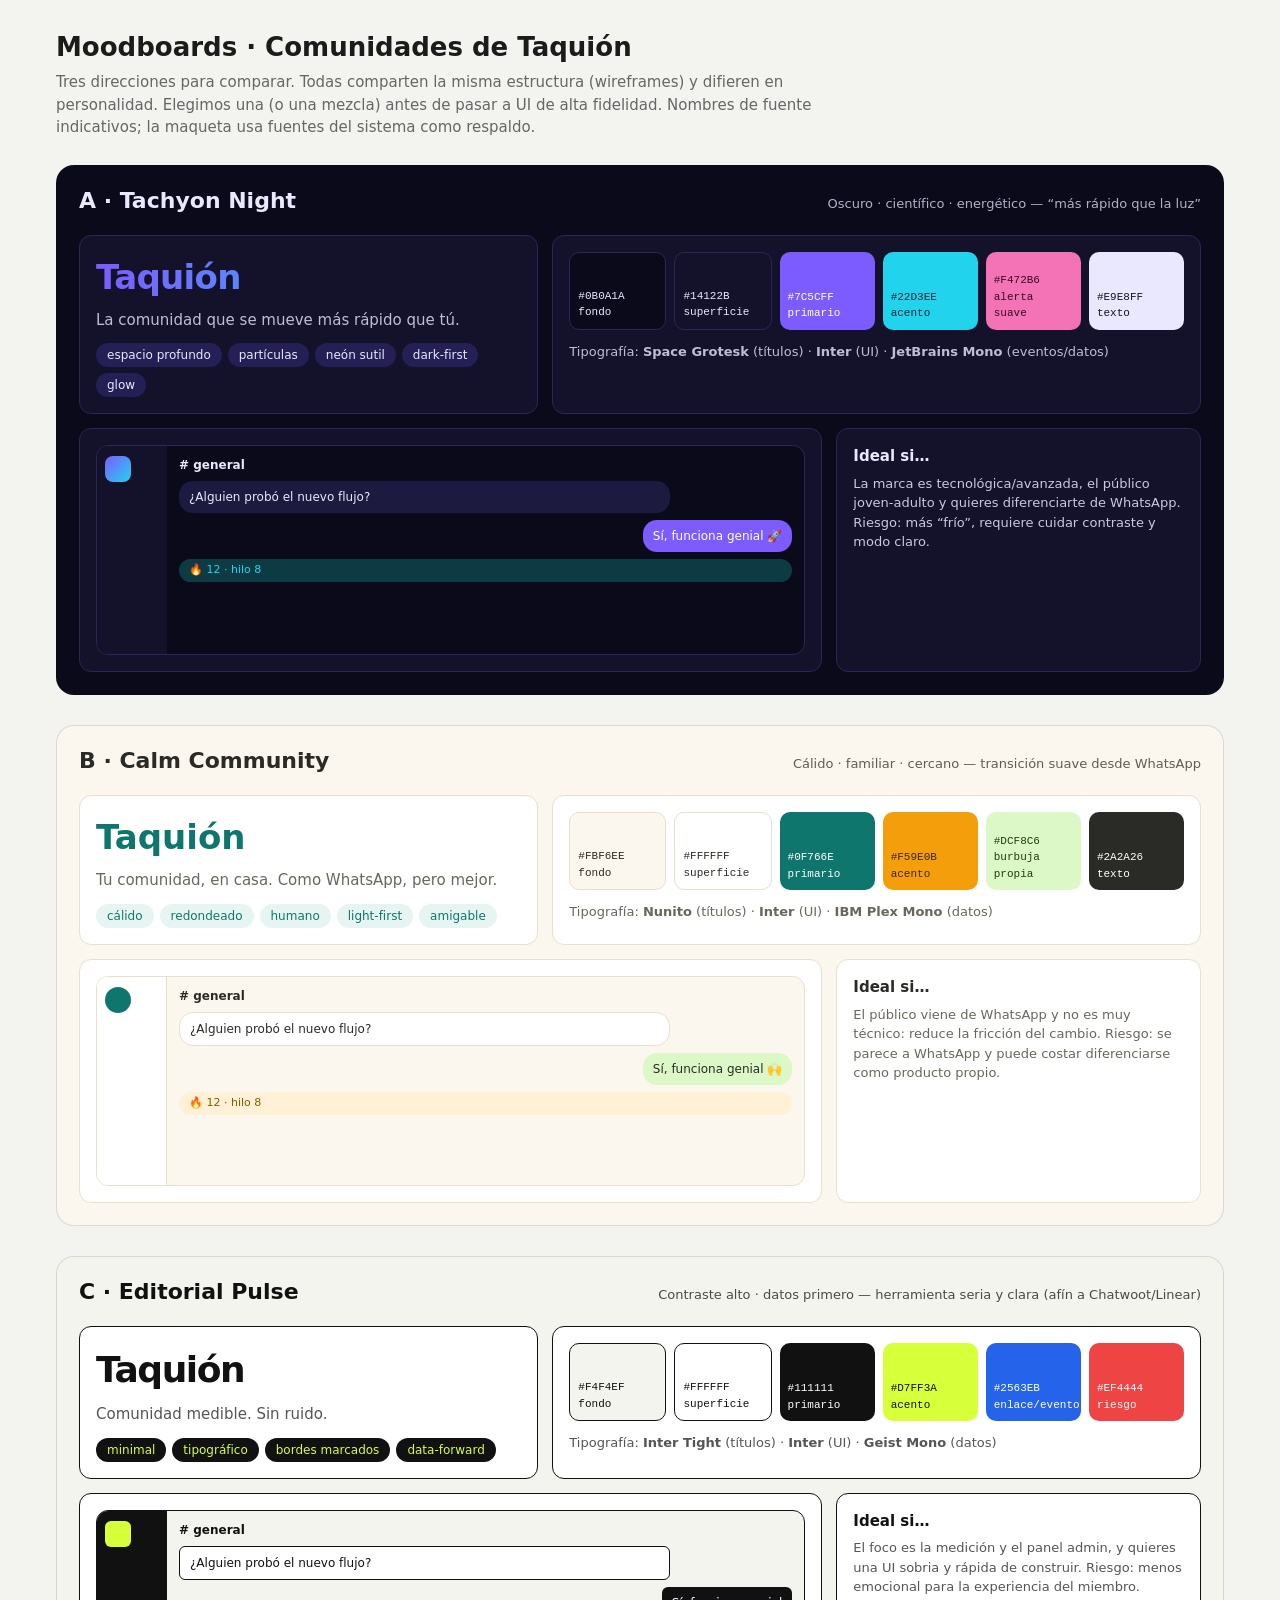
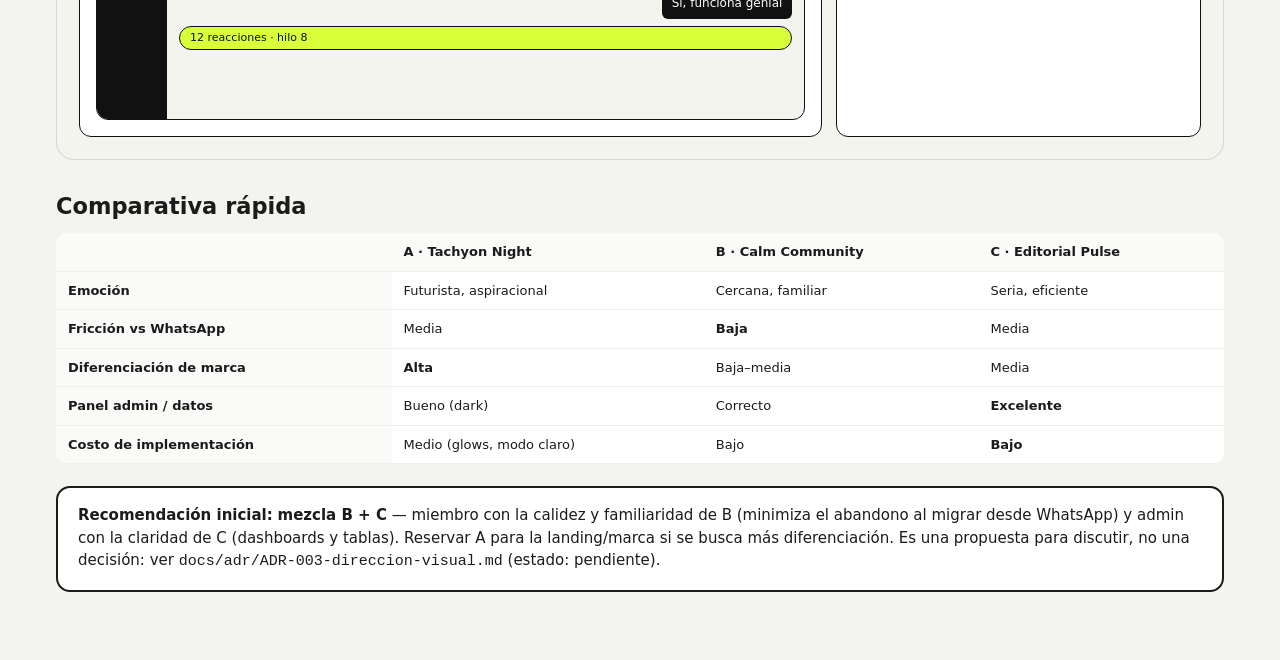
<file: taquion-comunidades/design/moodboards/index.html>
<!doctype html><html lang="es"><head><meta charset="utf-8"><meta name="viewport" content="width=device-width,initial-scale=1"><title>Moodboards · Comunidades de Taquión</title>
<style>
*{box-sizing:border-box}body{margin:0;font:15px/1.5 ui-sans-serif,system-ui,-apple-system,"Segoe UI",Roboto,sans-serif;background:#f3f3f0;color:#1b1b1b}
.wrap{max-width:1200px;margin:0 auto;padding:28px 16px 70px}
h1{margin:0 0 4px;font-size:26px}.lead{color:#666;margin:0 0 26px;max-width:760px}
.board{border-radius:18px;overflow:hidden;margin-bottom:30px;border:1px solid rgba(0,0,0,.12)}
.hd{display:flex;justify-content:space-between;gap:12px;flex-wrap:wrap;align-items:baseline;padding:18px 22px}
.hd h2{margin:0;font-size:22px}.hd span{font-size:13px;opacity:.75}
.grid{display:grid;grid-template-columns:repeat(12,1fr);gap:14px;padding:0 22px 22px}
.cell{border-radius:12px;padding:16px;min-height:150px}
.c4{grid-column:span 4}.c5{grid-column:span 5}.c3{grid-column:span 3}.c6{grid-column:span 6}.c7{grid-column:span 7}.c8{grid-column:span 8}.c12{grid-column:span 12}
@media(max-width:860px){.c3,.c4,.c5,.c6,.c7,.c8{grid-column:span 12}}
.sw{display:flex;gap:8px;flex-wrap:wrap}.sw div{flex:1;min-width:70px;height:78px;border-radius:10px;padding:8px;font-size:11px;display:flex;align-items:flex-end;font-family:ui-monospace,Menlo,monospace}
.kw{display:flex;gap:6px;flex-wrap:wrap}.kw span{border-radius:99px;padding:3px 11px;font-size:12px}
.mini{display:flex;border-radius:12px;overflow:hidden;height:210px;font-size:12px}
.mini .s{width:70px;padding:10px 8px}.mini .m{flex:1;padding:10px 12px;display:flex;flex-direction:column;gap:7px}
.b{border-radius:14px;padding:7px 10px;max-width:80%}
.pill{display:inline-block;border-radius:99px;padding:3px 10px;font-size:11px}
.cmp{width:100%;border-collapse:collapse;background:#fff;border-radius:12px;overflow:hidden;font-size:13px}.cmp th,.cmp td{padding:9px 12px;border-bottom:1px solid #eee;text-align:left;vertical-align:top}.cmp th{background:#fafaf8}
.rec{background:#fff;border:2px solid #1b1b1b;border-radius:14px;padding:16px 20px;margin-top:22px}
/* A: Tachyon Night */
.A{background:#0b0a1a;color:#e9e8ff}.A .cell{background:#14122b;border:1px solid #2a2655}
.A .display{font-family:"Space Grotesk",ui-sans-serif,system-ui;font-size:34px;font-weight:700;letter-spacing:-.02em;background:linear-gradient(90deg,#7c5cff,#22d3ee);-webkit-background-clip:text;background-clip:text;color:transparent}
/* B: Calm Community */
.B{background:#fbf6ee;color:#2a2a26}.B .cell{background:#fff;border:1px solid #eadfcc}
.B .display{font-family:"Nunito","Trebuchet MS",ui-sans-serif,system-ui;font-size:34px;font-weight:800;color:#0f766e}
/* C: Editorial Pulse */
.C{background:#f4f4ef;color:#111}.C .cell{background:#fff;border:1.5px solid #111}
.C .display{font-family:"Inter Tight",Inter,ui-sans-serif,system-ui;font-size:36px;font-weight:800;letter-spacing:-.04em}
</style></head><body><div class="wrap">
<h1>Moodboards · Comunidades de Taquión</h1>
<p class="lead">Tres direcciones para comparar. Todas comparten la misma estructura (wireframes) y difieren en personalidad. Elegimos una (o una mezcla) antes de pasar a UI de alta fidelidad. Nombres de fuente indicativos; la maqueta usa fuentes del sistema como respaldo.</p>

<!-- A -->
<section class="board A">
 <div class="hd"><h2>A · Tachyon Night</h2><span>Oscuro · científico · energético — “más rápido que la luz”</span></div>
 <div class="grid">
  <div class="cell c5"><div class="display">Taquión</div><p style="margin:6px 0 12px;opacity:.8">La comunidad que se mueve más rápido que tú.</p>
   <div class="kw"><span style="background:#241f55">espacio profundo</span><span style="background:#241f55">partículas</span><span style="background:#241f55">neón sutil</span><span style="background:#241f55">dark-first</span><span style="background:#241f55">glow</span></div></div>
  <div class="cell c7"><div class="sw">
   <div style="background:#0b0a1a;border:1px solid #2a2655">#0B0A1A<br>fondo</div><div style="background:#14122b;border:1px solid #2a2655">#14122B<br>superficie</div><div style="background:#7c5cff;color:#fff">#7C5CFF<br>primario</div><div style="background:#22d3ee;color:#062a33">#22D3EE<br>acento</div><div style="background:#f472b6;color:#3a0a24">#F472B6<br>alerta suave</div><div style="background:#e9e8ff;color:#14122b">#E9E8FF<br>texto</div></div>
   <p style="margin:12px 0 0;font-size:13px;opacity:.8">Tipografía: <b>Space Grotesk</b> (títulos) · <b>Inter</b> (UI) · <b>JetBrains Mono</b> (eventos/datos)</p></div>
  <div class="cell c8"><div class="mini" style="background:#0b0a1a;border:1px solid #2a2655"><div class="s" style="background:#14122b"><div style="width:26px;height:26px;border-radius:8px;background:linear-gradient(135deg,#7c5cff,#22d3ee)"></div></div><div class="m"><b># general</b><div class="b" style="background:#1d1a40">¿Alguien probó el nuevo flujo?</div><div class="b" style="background:#7c5cff;color:#fff;align-self:flex-end">Sí, funciona genial 🚀</div><span class="pill" style="background:#0e3a44;color:#22d3ee">🔥 12 · hilo 8</span></div></div></div>
  <div class="cell c4"><b>Ideal si…</b><p style="font-size:13px;opacity:.85;margin:6px 0 0">La marca es tecnológica/avanzada, el público joven-adulto y quieres diferenciarte de WhatsApp. Riesgo: más “frío”, requiere cuidar contraste y modo claro.</p></div>
 </div>
</section>

<!-- B -->
<section class="board B">
 <div class="hd"><h2>B · Calm Community</h2><span>Cálido · familiar · cercano — transición suave desde WhatsApp</span></div>
 <div class="grid">
  <div class="cell c5"><div class="display">Taquión</div><p style="margin:6px 0 12px;color:#6b665c">Tu comunidad, en casa. Como WhatsApp, pero mejor.</p>
   <div class="kw"><span style="background:#e7f5f2;color:#0f766e">cálido</span><span style="background:#e7f5f2;color:#0f766e">redondeado</span><span style="background:#e7f5f2;color:#0f766e">humano</span><span style="background:#e7f5f2;color:#0f766e">light-first</span><span style="background:#e7f5f2;color:#0f766e">amigable</span></div></div>
  <div class="cell c7"><div class="sw">
   <div style="background:#fbf6ee;border:1px solid #eadfcc">#FBF6EE<br>fondo</div><div style="background:#fff;border:1px solid #eadfcc">#FFFFFF<br>superficie</div><div style="background:#0f766e;color:#fff">#0F766E<br>primario</div><div style="background:#f59e0b;color:#3a2600">#F59E0B<br>acento</div><div style="background:#dcf8c6;color:#1f3d0e">#DCF8C6<br>burbuja propia</div><div style="background:#2a2a26;color:#fff">#2A2A26<br>texto</div></div>
   <p style="margin:12px 0 0;font-size:13px;color:#6b665c">Tipografía: <b>Nunito</b> (títulos) · <b>Inter</b> (UI) · <b>IBM Plex Mono</b> (datos)</p></div>
  <div class="cell c8"><div class="mini" style="background:#fbf6ee;border:1px solid #eadfcc"><div class="s" style="background:#fff;border-right:1px solid #eadfcc"><div style="width:26px;height:26px;border-radius:50%;background:#0f766e"></div></div><div class="m"><b># general</b><div class="b" style="background:#fff;border:1px solid #eadfcc">¿Alguien probó el nuevo flujo?</div><div class="b" style="background:#dcf8c6;align-self:flex-end">Sí, funciona genial 🙌</div><span class="pill" style="background:#fff1d6;color:#8a5a00">🔥 12 · hilo 8</span></div></div></div>
  <div class="cell c4"><b>Ideal si…</b><p style="font-size:13px;color:#6b665c;margin:6px 0 0">El público viene de WhatsApp y no es muy técnico: reduce la fricción del cambio. Riesgo: se parece a WhatsApp y puede costar diferenciarse como producto propio.</p></div>
 </div>
</section>

<!-- C -->
<section class="board C">
 <div class="hd"><h2>C · Editorial Pulse</h2><span>Contraste alto · datos primero — herramienta seria y clara (afín a Chatwoot/Linear)</span></div>
 <div class="grid">
  <div class="cell c5"><div class="display">Taquión</div><p style="margin:6px 0 12px;color:#555">Comunidad medible. Sin ruido.</p>
   <div class="kw"><span style="background:#111;color:#d7ff3a">minimal</span><span style="background:#111;color:#d7ff3a">tipográfico</span><span style="background:#111;color:#d7ff3a">bordes marcados</span><span style="background:#111;color:#d7ff3a">data-forward</span></div></div>
  <div class="cell c7"><div class="sw">
   <div style="background:#f4f4ef;border:1.5px solid #111">#F4F4EF<br>fondo</div><div style="background:#fff;border:1.5px solid #111">#FFFFFF<br>superficie</div><div style="background:#111;color:#fff">#111111<br>primario</div><div style="background:#d7ff3a;color:#111">#D7FF3A<br>acento</div><div style="background:#2563eb;color:#fff">#2563EB<br>enlace/evento</div><div style="background:#ef4444;color:#fff">#EF4444<br>riesgo</div></div>
   <p style="margin:12px 0 0;font-size:13px;color:#555">Tipografía: <b>Inter Tight</b> (títulos) · <b>Inter</b> (UI) · <b>Geist Mono</b> (datos)</p></div>
  <div class="cell c8"><div class="mini" style="background:#f4f4ef;border:1.5px solid #111"><div class="s" style="background:#111"><div style="width:26px;height:26px;border-radius:6px;background:#d7ff3a"></div></div><div class="m"><b># general</b><div class="b" style="background:#fff;border:1.5px solid #111;border-radius:6px">¿Alguien probó el nuevo flujo?</div><div class="b" style="background:#111;color:#fff;align-self:flex-end;border-radius:6px">Sí, funciona genial</div><span class="pill" style="background:#d7ff3a;color:#111;border:1.5px solid #111">12 reacciones · hilo 8</span></div></div></div>
  <div class="cell c4"><b>Ideal si…</b><p style="font-size:13px;color:#555;margin:6px 0 0">El foco es la medición y el panel admin, y quieres una UI sobria y rápida de construir. Riesgo: menos emocional para la experiencia del miembro.</p></div>
 </div>
</section>

<h2 style="margin:30px 0 10px">Comparativa rápida</h2>
<table class="cmp"><tr><th></th><th>A · Tachyon Night</th><th>B · Calm Community</th><th>C · Editorial Pulse</th></tr>
<tr><th>Emoción</th><td>Futurista, aspiracional</td><td>Cercana, familiar</td><td>Seria, eficiente</td></tr>
<tr><th>Fricción vs WhatsApp</th><td>Media</td><td><b>Baja</b></td><td>Media</td></tr>
<tr><th>Diferenciación de marca</th><td><b>Alta</b></td><td>Baja–media</td><td>Media</td></tr>
<tr><th>Panel admin / datos</th><td>Bueno (dark)</td><td>Correcto</td><td><b>Excelente</b></td></tr>
<tr><th>Costo de implementación</th><td>Medio (glows, modo claro)</td><td>Bajo</td><td><b>Bajo</b></td></tr></table>

<div class="rec"><b>Recomendación inicial:</b> <b>mezcla B + C</b> — miembro con la calidez y familiaridad de B (minimiza el abandono al migrar desde WhatsApp) y admin con la claridad de C (dashboards y tablas). Reservar A para la landing/marca si se busca más diferenciación. Es una propuesta para discutir, no una decisión: ver <code>docs/adr/ADR-003-direccion-visual.md</code> (estado: pendiente).</div>
</div></body></html>
</file>
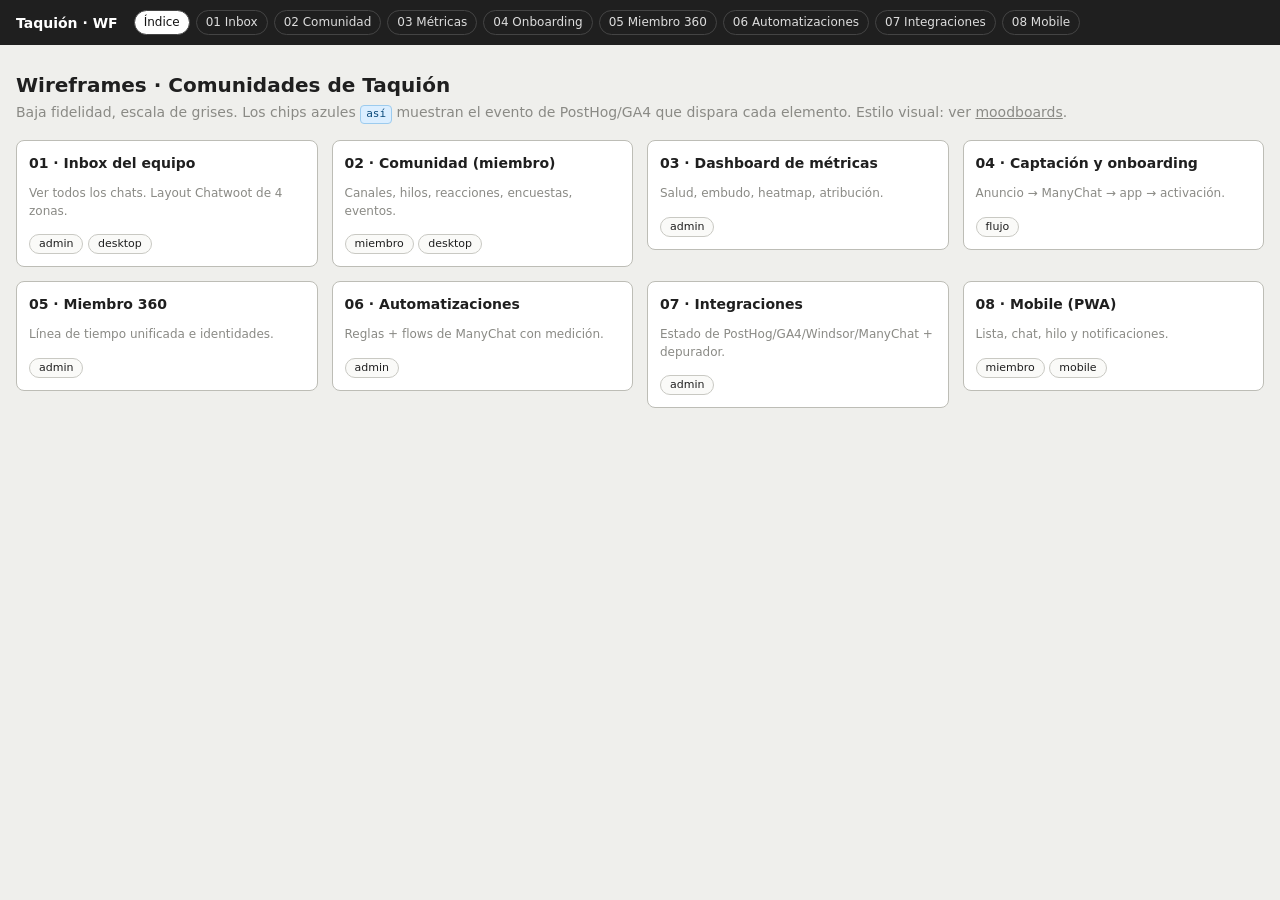
<file: taquion-comunidades/design/wireframes/index.html>
<!doctype html><html lang="es"><head><meta charset="utf-8"><meta name="viewport" content="width=device-width,initial-scale=1"><title>Wireframes · Comunidades de Taquión</title><link rel="stylesheet" href="wf.css"></head><body>
<nav class="top"><b>Taquión · WF</b><a class="on" href="index.html">Índice</a><a href="01-inbox.html">01 Inbox</a><a href="02-comunidad.html">02 Comunidad</a><a href="03-metricas.html">03 Métricas</a><a href="04-onboarding.html">04 Onboarding</a><a href="05-miembro.html">05 Miembro 360</a><a href="06-automatizaciones.html">06 Automatizaciones</a><a href="07-integraciones.html">07 Integraciones</a><a href="08-mobile.html">08 Mobile</a></nav>
<div class="wrap">
<h1>Wireframes · Comunidades de Taquión</h1>
<p class="sub">Baja fidelidad, escala de grises. Los chips azules <span class="evt">así</span> muestran el evento de PostHog/GA4 que dispara cada elemento. Estilo visual: ver <a href="../moodboards/index.html">moodboards</a>.</p>
<div class="index-grid">
 <a href="01-inbox.html"><div class="card"><b>01 · Inbox del equipo</b><p class="sm mute">Ver todos los chats. Layout Chatwoot de 4 zonas.</p><span class="chip">admin</span> <span class="chip">desktop</span></div></a>
 <a href="02-comunidad.html"><div class="card"><b>02 · Comunidad (miembro)</b><p class="sm mute">Canales, hilos, reacciones, encuestas, eventos.</p><span class="chip">miembro</span> <span class="chip">desktop</span></div></a>
 <a href="03-metricas.html"><div class="card"><b>03 · Dashboard de métricas</b><p class="sm mute">Salud, embudo, heatmap, atribución.</p><span class="chip">admin</span></div></a>
 <a href="04-onboarding.html"><div class="card"><b>04 · Captación y onboarding</b><p class="sm mute">Anuncio → ManyChat → app → activación.</p><span class="chip">flujo</span></div></a>
 <a href="05-miembro.html"><div class="card"><b>05 · Miembro 360</b><p class="sm mute">Línea de tiempo unificada e identidades.</p><span class="chip">admin</span></div></a>
 <a href="06-automatizaciones.html"><div class="card"><b>06 · Automatizaciones</b><p class="sm mute">Reglas + flows de ManyChat con medición.</p><span class="chip">admin</span></div></a>
 <a href="07-integraciones.html"><div class="card"><b>07 · Integraciones</b><p class="sm mute">Estado de PostHog/GA4/Windsor/ManyChat + depurador.</p><span class="chip">admin</span></div></a>
 <a href="08-mobile.html"><div class="card"><b>08 · Mobile (PWA)</b><p class="sm mute">Lista, chat, hilo y notificaciones.</p><span class="chip">miembro</span> <span class="chip">mobile</span></div></a>
</div>
</div></body></html>
</file>
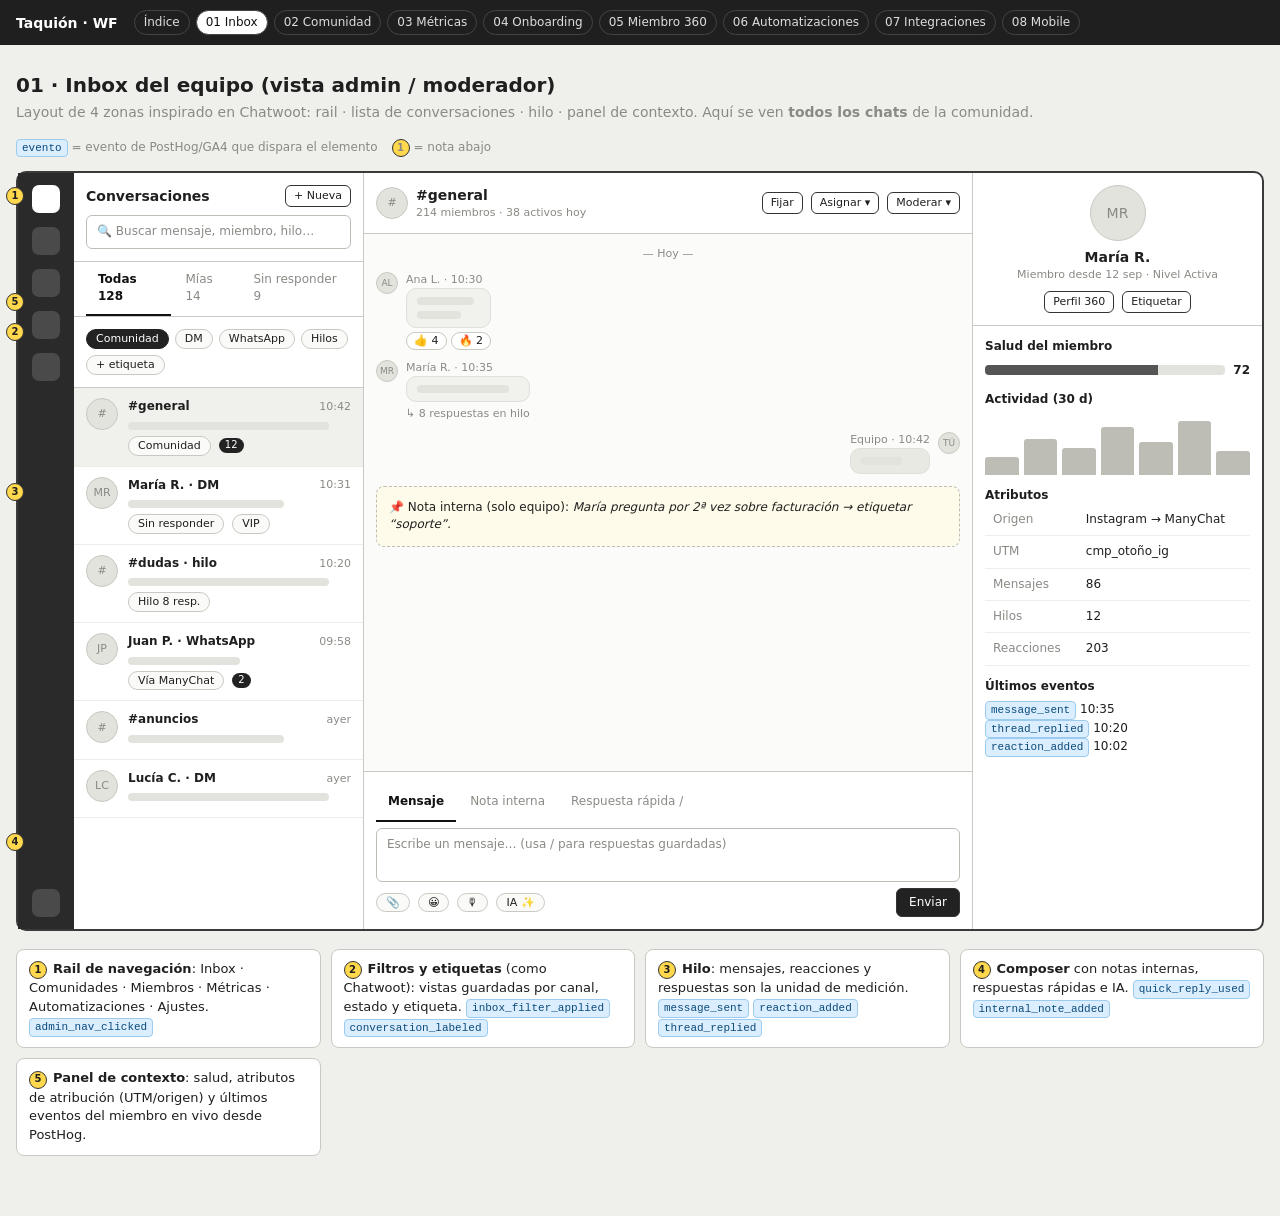
<file: taquion-comunidades/design/wireframes/01-inbox.html>
<!doctype html><html lang="es"><head><meta charset="utf-8"><meta name="viewport" content="width=device-width,initial-scale=1"><title>WF 01 · Inbox (referencia Chatwoot)</title><link rel="stylesheet" href="wf.css"></head><body>
<nav class="top"><b>Taquión · WF</b><a href="index.html">Índice</a><a class="on" href="01-inbox.html">01 Inbox</a><a href="02-comunidad.html">02 Comunidad</a><a href="03-metricas.html">03 Métricas</a><a href="04-onboarding.html">04 Onboarding</a><a href="05-miembro.html">05 Miembro 360</a><a href="06-automatizaciones.html">06 Automatizaciones</a><a href="07-integraciones.html">07 Integraciones</a><a href="08-mobile.html">08 Mobile</a></nav>
<div class="wrap">
<h1>01 · Inbox del equipo (vista admin / moderador)</h1>
<p class="sub">Layout de 4 zonas inspirado en Chatwoot: rail · lista de conversaciones · hilo · panel de contexto. Aquí se ven <b>todos los chats</b> de la comunidad.</p>
<div class="legend"><span><span class="evt">evento</span> = evento de PostHog/GA4 que dispara el elemento</span><span><span class="pin" style="position:static;display:inline-grid">1</span> = nota abajo</span></div>

<div class="frame tall rel">
  <div class="rail"><i class="on"></i><i></i><i></i><i></i><i></i><div class="grow"></div><i></i></div>

  <div class="col bd-r" style="width:290px">
    <div class="pad bd-b"><div class="row between"><span class="b">Conversaciones</span><span class="btn sm">+ Nueva</span></div>
      <div class="input" style="margin-top:8px">🔍 Buscar mensaje, miembro, hilo…</div></div>
    <div class="tabs"><span class="on">Todas 128</span><span>Mías 14</span><span>Sin responder 9</span></div>
    <div class="row pad bd-b" style="gap:6px;flex-wrap:wrap"><span class="chip on">Comunidad</span><span class="chip">DM</span><span class="chip">WhatsApp</span><span class="chip">Hilos</span><span class="chip">+ etiqueta</span></div>
    <div class="scroll grow">
      <div class="list-item on"><div class="av">#</div><div class="grow"><div class="row between"><span class="b sm">#general</span><span class="xs mute">10:42</span></div><div class="line w90" style="margin:6px 0"></div><div class="row"><span class="chip">Comunidad</span><span class="badge">12</span></div></div></div>
      <div class="list-item"><div class="av">MR</div><div class="grow"><div class="row between"><span class="b sm">María R. · DM</span><span class="xs mute">10:31</span></div><div class="line w70" style="margin:6px 0"></div><div class="row"><span class="chip">Sin responder</span><span class="chip">VIP</span></div></div></div>
      <div class="list-item"><div class="av">#</div><div class="grow"><div class="row between"><span class="b sm">#dudas · hilo</span><span class="xs mute">10:20</span></div><div class="line w90" style="margin:6px 0"></div><div class="row"><span class="chip">Hilo 8 resp.</span></div></div></div>
      <div class="list-item"><div class="av">JP</div><div class="grow"><div class="row between"><span class="b sm">Juan P. · WhatsApp</span><span class="xs mute">09:58</span></div><div class="line w50" style="margin:6px 0"></div><div class="row"><span class="chip">Vía ManyChat</span><span class="badge">2</span></div></div></div>
      <div class="list-item"><div class="av">#</div><div class="grow"><div class="row between"><span class="b sm">#anuncios</span><span class="xs mute">ayer</span></div><div class="line w70" style="margin:6px 0"></div></div></div>
      <div class="list-item"><div class="av">LC</div><div class="grow"><div class="row between"><span class="b sm">Lucía C. · DM</span><span class="xs mute">ayer</span></div><div class="line w90" style="margin:6px 0"></div></div></div>
    </div>
  </div>

  <div class="col grow">
    <div class="pad bd-b row between"><div class="row"><div class="av">#</div><div><div class="b">#general</div><div class="xs mute">214 miembros · 38 activos hoy</div></div></div>
      <div class="row"><span class="btn sm">Fijar</span><span class="btn sm">Asignar ▾</span><span class="btn sm">Moderar ▾</span></div></div>
    <div class="scroll grow pad" style="background:#fbfbf9">
      <div class="xs mute" style="text-align:center">— Hoy —</div>
      <div class="msg"><div class="av s">AL</div><div><div class="xs mute">Ana L. · 10:30</div><div class="bubble"><div class="line w90"></div><div class="line w70" style="margin-top:6px"></div></div><div class="react"><span>👍 4</span><span>🔥 2</span></div></div></div>
      <div class="msg"><div class="av s">MR</div><div><div class="xs mute">María R. · 10:35</div><div class="bubble"><div class="line w90"></div></div><div class="xs mute" style="margin-top:4px">↳ 8 respuestas en hilo</div></div></div>
      <div class="msg me"><div class="av s">TÚ</div><div><div class="xs mute" style="text-align:right">Equipo · 10:42</div><div class="bubble"><div class="line w70"></div></div></div></div>
      <div class="card dash sm" style="margin:12px 0;background:#fffbea">📌 Nota interna (solo equipo): <i>María pregunta por 2ª vez sobre facturación → etiquetar “soporte”.</i></div>
    </div>
    <div class="bd-t pad"><div class="tabs" style="padding:0;border:0"><span class="on">Mensaje</span><span>Nota interna</span><span>Respuesta rápida /</span></div>
      <div class="input" style="min-height:54px;margin:6px 0">Escribe un mensaje… (usa / para respuestas guardadas)</div>
      <div class="row between"><div class="row"><span class="chip">📎</span><span class="chip">😀</span><span class="chip">🎙</span><span class="chip">IA ✨</span></div><span class="btn pri">Enviar</span></div></div>
  </div>

  <div class="col bd-l hide-sm" style="width:290px">
    <div class="pad bd-b" style="text-align:center"><div class="av l" style="margin:0 auto">MR</div><div class="b" style="margin-top:6px">María R.</div><div class="xs mute">Miembro desde 12 sep · Nivel Activa</div><div class="row" style="justify-content:center;margin-top:8px"><span class="btn sm">Perfil 360</span><span class="btn sm">Etiquetar</span></div></div>
    <div class="scroll grow pad">
      <div class="b sm">Salud del miembro</div>
      <div class="row" style="margin:6px 0 12px"><div class="line grow" style="height:10px;background:linear-gradient(90deg,#555 72%,#e3e3de 72%)"></div><span class="b sm">72</span></div>
      <div class="b sm">Actividad (30 d)</div>
      <div class="bars" style="height:60px;margin:6px 0 12px"><i style="height:30%"></i><i style="height:60%"></i><i style="height:45%"></i><i style="height:80%"></i><i style="height:55%"></i><i style="height:90%"></i><i style="height:40%"></i></div>
      <div class="b sm">Atributos</div>
      <table class="t"><tr><td class="mute">Origen</td><td>Instagram → ManyChat</td></tr><tr><td class="mute">UTM</td><td>cmp_otoño_ig</td></tr><tr><td class="mute">Mensajes</td><td>86</td></tr><tr><td class="mute">Hilos</td><td>12</td></tr><tr><td class="mute">Reacciones</td><td>203</td></tr></table>
      <div class="b sm" style="margin-top:12px">Últimos eventos</div>
      <div class="sm" style="margin-top:6px"><span class="evt">message_sent</span> 10:35<br><span class="evt">thread_replied</span> 10:20<br><span class="evt">reaction_added</span> 10:02</div>
    </div>
  </div>

  <span class="pin" style="left:-12px;top:14px">1</span><span class="pin" style="left:-12px;top:150px">2</span><span class="pin" style="left:-12px;top:310px">3</span><span class="pin" style="left:-12px;top:660px">4</span><span class="pin" style="left:-12px;top:120px">5</span>
</div>

<div class="notes">
 <div class="note"><span class="n">1</span><b>Rail de navegación</b>: Inbox · Comunidades · Miembros · Métricas · Automatizaciones · Ajustes. <span class="evt">admin_nav_clicked</span></div>
 <div class="note"><span class="n">2</span><b>Filtros y etiquetas</b> (como Chatwoot): vistas guardadas por canal, estado y etiqueta. <span class="evt">inbox_filter_applied</span> <span class="evt">conversation_labeled</span></div>
 <div class="note"><span class="n">3</span><b>Hilo</b>: mensajes, reacciones y respuestas son la unidad de medición. <span class="evt">message_sent</span> <span class="evt">reaction_added</span> <span class="evt">thread_replied</span></div>
 <div class="note"><span class="n">4</span><b>Composer</b> con notas internas, respuestas rápidas e IA. <span class="evt">quick_reply_used</span> <span class="evt">internal_note_added</span></div>
 <div class="note"><span class="n">5</span><b>Panel de contexto</b>: salud, atributos de atribución (UTM/origen) y últimos eventos del miembro en vivo desde PostHog.</div>
</div>
</div></body></html>
</file>
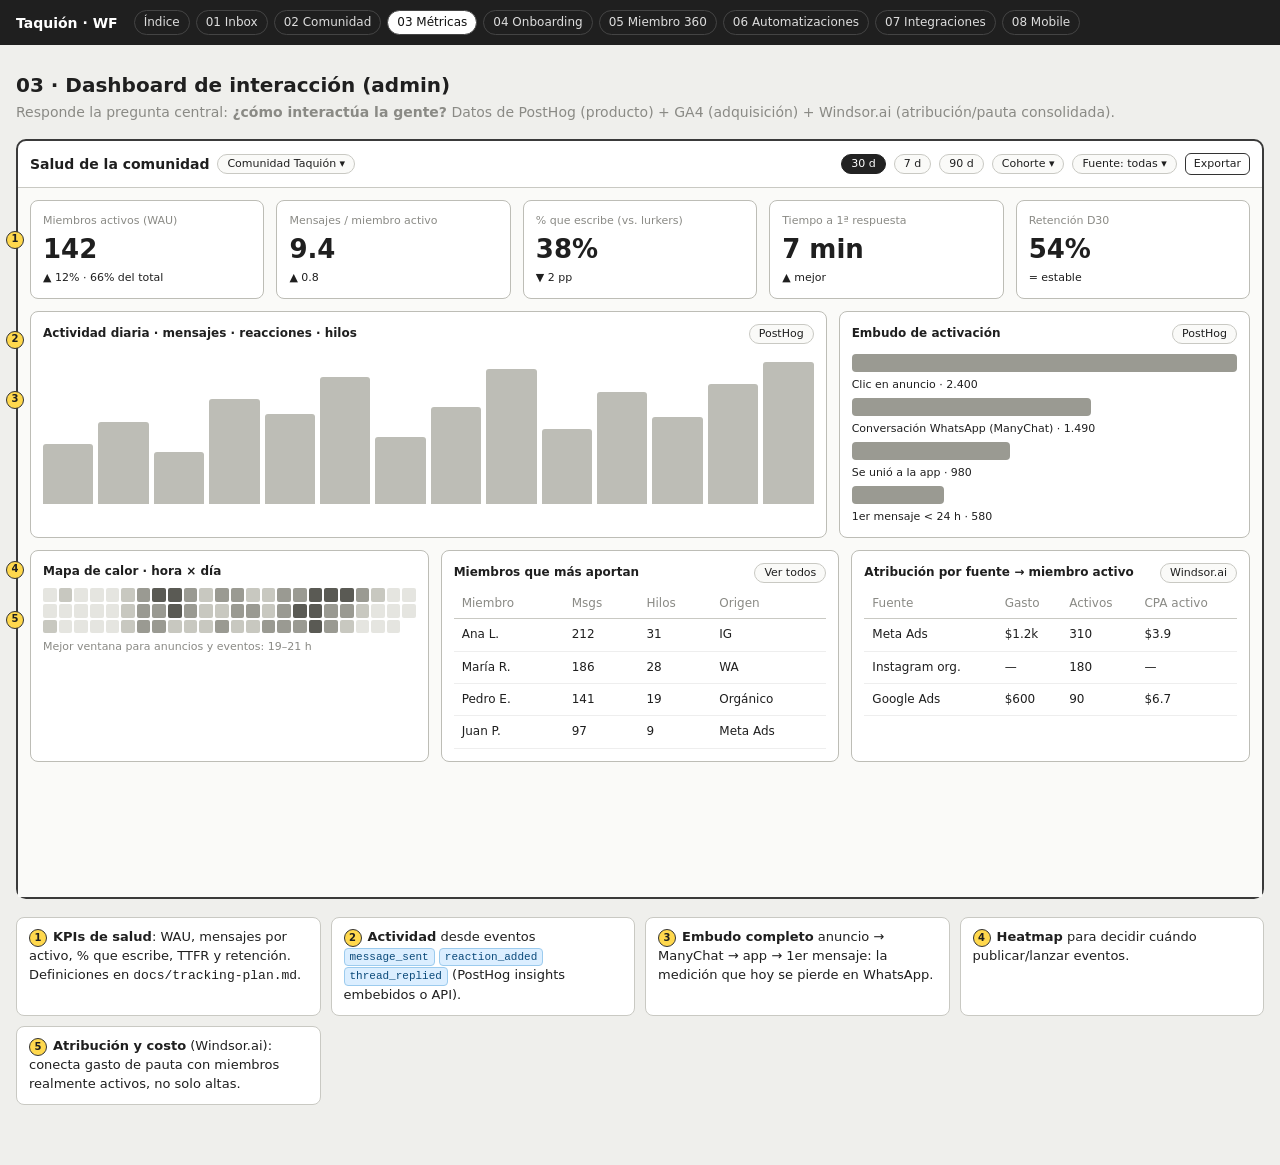
<file: taquion-comunidades/design/wireframes/03-metricas.html>
<!doctype html><html lang="es"><head><meta charset="utf-8"><meta name="viewport" content="width=device-width,initial-scale=1"><title>WF 03 · Dashboard de métricas</title><link rel="stylesheet" href="wf.css"></head><body>
<nav class="top"><b>Taquión · WF</b><a href="index.html">Índice</a><a href="01-inbox.html">01 Inbox</a><a href="02-comunidad.html">02 Comunidad</a><a class="on" href="03-metricas.html">03 Métricas</a><a href="04-onboarding.html">04 Onboarding</a><a href="05-miembro.html">05 Miembro 360</a><a href="06-automatizaciones.html">06 Automatizaciones</a><a href="07-integraciones.html">07 Integraciones</a><a href="08-mobile.html">08 Mobile</a></nav>
<div class="wrap">
<h1>03 · Dashboard de interacción (admin)</h1>
<p class="sub">Responde la pregunta central: <b>¿cómo interactúa la gente?</b> Datos de PostHog (producto) + GA4 (adquisición) + Windsor.ai (atribución/pauta consolidada).</p>
<div class="frame tall rel" style="flex-direction:column">
  <div class="pad bd-b row between"><div class="row"><span class="b">Salud de la comunidad</span><span class="chip">Comunidad Taquión ▾</span></div>
    <div class="row"><span class="chip on">30 d</span><span class="chip">7 d</span><span class="chip">90 d</span><span class="chip">Cohorte ▾</span><span class="chip">Fuente: todas ▾</span><span class="btn sm">Exportar</span></div></div>
  <div class="scroll grow pad" style="background:#fafaf8">
    <div class="row gap" style="flex-wrap:wrap;align-items:stretch">
      <div class="card kpi"><div class="xs mute">Miembros activos (WAU)</div><div class="n">142</div><div class="xs">▲ 12% · 66% del total</div></div>
      <div class="card kpi"><div class="xs mute">Mensajes / miembro activo</div><div class="n">9.4</div><div class="xs">▲ 0.8</div></div>
      <div class="card kpi"><div class="xs mute">% que escribe (vs. lurkers)</div><div class="n">38%</div><div class="xs">▼ 2 pp</div></div>
      <div class="card kpi"><div class="xs mute">Tiempo a 1ª respuesta</div><div class="n">7 min</div><div class="xs">▲ mejor</div></div>
      <div class="card kpi"><div class="xs mute">Retención D30</div><div class="n">54%</div><div class="xs">= estable</div></div>
    </div>
    <div class="row gap" style="margin-top:12px;align-items:stretch;flex-wrap:wrap">
      <div class="card grow" style="flex:2;min-width:340px"><div class="row between"><span class="b sm">Actividad diaria · mensajes · reacciones · hilos</span><span class="chip">PostHog</span></div>
        <div class="bars" style="margin-top:10px;height:150px"><i style="height:40%"></i><i style="height:55%"></i><i style="height:35%"></i><i style="height:70%"></i><i style="height:60%"></i><i style="height:85%"></i><i style="height:45%"></i><i style="height:65%"></i><i style="height:90%"></i><i style="height:50%"></i><i style="height:75%"></i><i style="height:58%"></i><i style="height:80%"></i><i style="height:95%"></i></div></div>
      <div class="card grow" style="flex:1;min-width:280px"><div class="row between"><span class="b sm">Embudo de activación</span><span class="chip">PostHog</span></div>
        <div style="margin-top:10px">
          <div class="row sm" style="margin:5px 0"><div class="line" style="width:100%;height:18px;background:#9a9a92"></div></div><div class="xs">Clic en anuncio · 2.400</div>
          <div class="row sm" style="margin:5px 0"><div class="line" style="width:62%;height:18px;background:#9a9a92"></div></div><div class="xs">Conversación WhatsApp (ManyChat) · 1.490</div>
          <div class="row sm" style="margin:5px 0"><div class="line" style="width:41%;height:18px;background:#9a9a92"></div></div><div class="xs">Se unió a la app · 980</div>
          <div class="row sm" style="margin:5px 0"><div class="line" style="width:24%;height:18px;background:#9a9a92"></div></div><div class="xs">1er mensaje &lt; 24 h · 580</div>
        </div></div>
    </div>
    <div class="row gap" style="margin-top:12px;align-items:stretch;flex-wrap:wrap">
      <div class="card grow" style="flex:1;min-width:320px"><div class="b sm">Mapa de calor · hora × día</div>
        <div class="heat" style="margin-top:8px">
          <i></i><i class="a"></i><i></i><i></i><i></i><i class="a"></i><i class="b"></i><i class="c"></i><i class="c"></i><i class="b"></i><i class="a"></i><i class="b"></i><i class="b"></i><i class="a"></i><i class="a"></i><i class="b"></i><i class="b"></i><i class="c"></i><i class="c"></i><i class="c"></i><i class="b"></i><i class="a"></i><i></i><i></i>
          <i></i><i></i><i></i><i></i><i></i><i class="a"></i><i class="b"></i><i class="b"></i><i class="c"></i><i class="b"></i><i class="a"></i><i class="a"></i><i class="b"></i><i class="b"></i><i class="a"></i><i class="b"></i><i class="c"></i><i class="c"></i><i class="b"></i><i class="b"></i><i class="a"></i><i></i><i></i>
          <i></i><i class="a"></i><i></i><i></i><i></i><i></i><i class="a"></i><i class="b"></i><i class="b"></i><i class="a"></i><i class="a"></i><i class="a"></i><i class="b"></i><i class="a"></i><i class="a"></i><i class="b"></i><i class="b"></i><i class="b"></i><i class="c"></i><i class="b"></i><i class="a"></i><i></i><i></i><i></i>
        </div><div class="xs mute" style="margin-top:6px">Mejor ventana para anuncios y eventos: 19–21 h</div></div>
      <div class="card grow" style="flex:1;min-width:320px"><div class="row between"><span class="b sm">Miembros que más aportan</span><span class="chip">Ver todos</span></div>
        <table class="t" style="margin-top:6px"><tr><th>Miembro</th><th>Msgs</th><th>Hilos</th><th>Origen</th></tr>
          <tr><td>Ana L.</td><td>212</td><td>31</td><td>IG</td></tr><tr><td>María R.</td><td>186</td><td>28</td><td>WA</td></tr><tr><td>Pedro E.</td><td>141</td><td>19</td><td>Orgánico</td></tr><tr><td>Juan P.</td><td>97</td><td>9</td><td>Meta Ads</td></tr></table></div>
      <div class="card grow" style="flex:1;min-width:320px"><div class="row between"><span class="b sm">Atribución por fuente → miembro activo</span><span class="chip">Windsor.ai</span></div>
        <table class="t" style="margin-top:6px"><tr><th>Fuente</th><th>Gasto</th><th>Activos</th><th>CPA activo</th></tr>
          <tr><td>Meta Ads</td><td>$1.2k</td><td>310</td><td>$3.9</td></tr><tr><td>Instagram org.</td><td>—</td><td>180</td><td>—</td></tr><tr><td>Google Ads</td><td>$600</td><td>90</td><td>$6.7</td></tr></table></div>
    </div>
  </div>
  <span class="pin" style="left:-12px;top:90px">1</span><span class="pin" style="left:-12px;top:190px">2</span><span class="pin" style="left:-12px;top:250px">3</span><span class="pin" style="left:-12px;top:420px">4</span><span class="pin" style="left:-12px;top:470px">5</span>
</div>
<div class="notes">
 <div class="note"><span class="n">1</span><b>KPIs de salud</b>: WAU, mensajes por activo, % que escribe, TTFR y retención. Definiciones en <code>docs/tracking-plan.md</code>.</div>
 <div class="note"><span class="n">2</span><b>Actividad</b> desde eventos <span class="evt">message_sent</span> <span class="evt">reaction_added</span> <span class="evt">thread_replied</span> (PostHog insights embebidos o API).</div>
 <div class="note"><span class="n">3</span><b>Embudo completo</b> anuncio → ManyChat → app → 1er mensaje: la medición que hoy se pierde en WhatsApp.</div>
 <div class="note"><span class="n">4</span><b>Heatmap</b> para decidir cuándo publicar/lanzar eventos.</div>
 <div class="note"><span class="n">5</span><b>Atribución y costo</b> (Windsor.ai): conecta gasto de pauta con miembros realmente activos, no solo altas.</div>
</div>
</div></body></html>
</file>
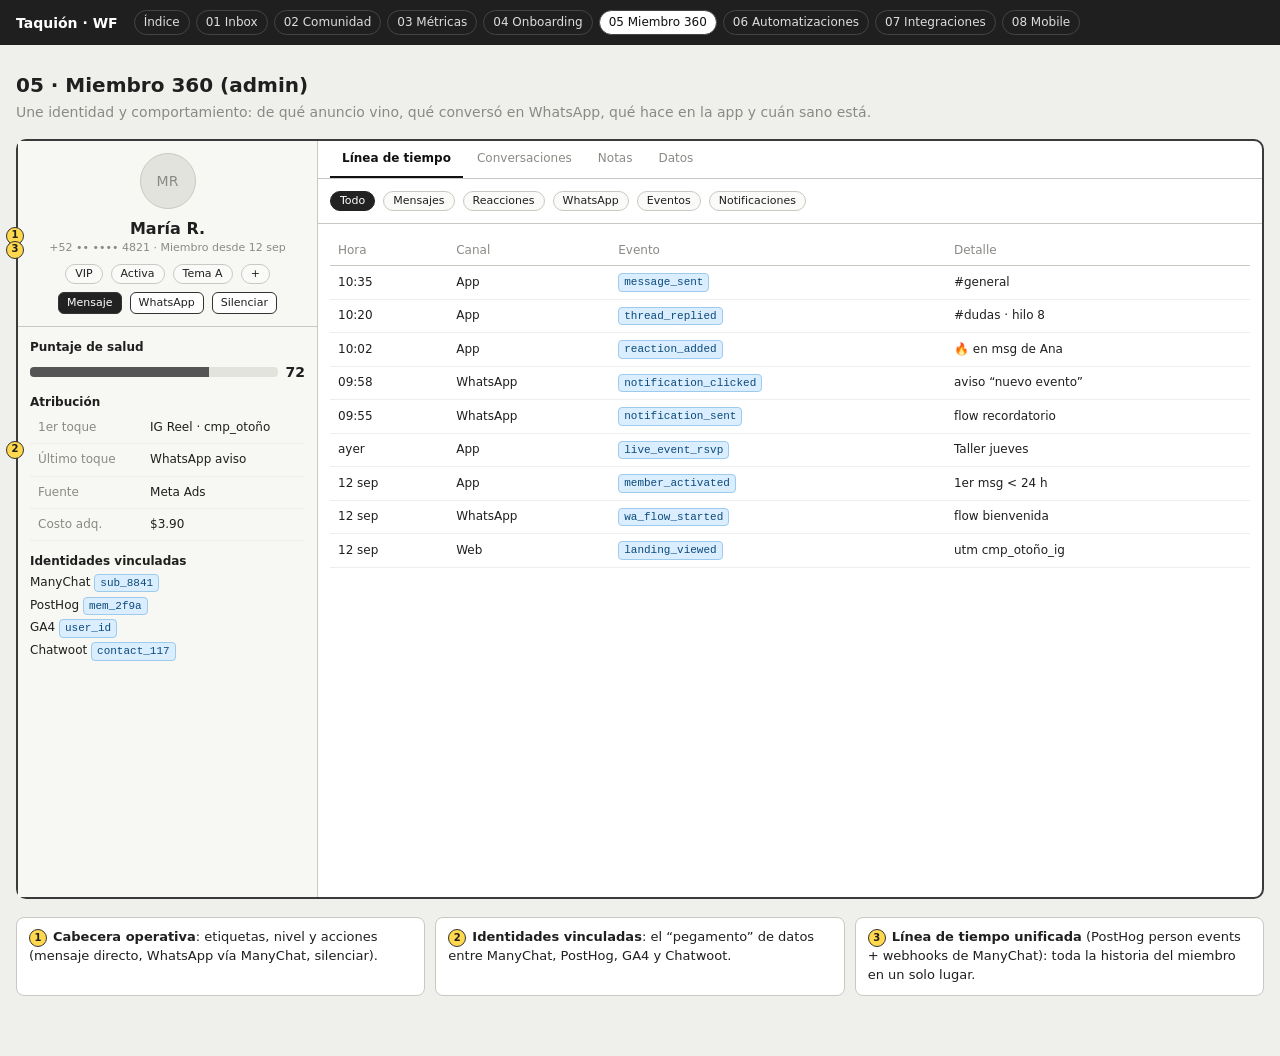
<file: taquion-comunidades/design/wireframes/05-miembro.html>
<!doctype html><html lang="es"><head><meta charset="utf-8"><meta name="viewport" content="width=device-width,initial-scale=1"><title>WF 05 · Miembro 360</title><link rel="stylesheet" href="wf.css"></head><body>
<nav class="top"><b>Taquión · WF</b><a href="index.html">Índice</a><a href="01-inbox.html">01 Inbox</a><a href="02-comunidad.html">02 Comunidad</a><a href="03-metricas.html">03 Métricas</a><a href="04-onboarding.html">04 Onboarding</a><a class="on" href="05-miembro.html">05 Miembro 360</a><a href="06-automatizaciones.html">06 Automatizaciones</a><a href="07-integraciones.html">07 Integraciones</a><a href="08-mobile.html">08 Mobile</a></nav>
<div class="wrap">
<h1>05 · Miembro 360 (admin)</h1>
<p class="sub">Une identidad y comportamiento: de qué anuncio vino, qué conversó en WhatsApp, qué hace en la app y cuán sano está.</p>
<div class="frame tall rel">
  <div class="col bd-r" style="width:300px;background:#f7f7f4">
    <div class="pad" style="text-align:center"><div class="av l" style="margin:0 auto">MR</div><div class="b" style="margin-top:8px;font-size:16px">María R.</div><div class="xs mute">+52 •• •••• 4821 · Miembro desde 12 sep</div>
      <div class="row" style="justify-content:center;margin:8px 0;flex-wrap:wrap"><span class="chip">VIP</span><span class="chip">Activa</span><span class="chip">Tema A</span><span class="chip">+</span></div>
      <div class="row" style="justify-content:center"><span class="btn sm pri">Mensaje</span><span class="btn sm">WhatsApp</span><span class="btn sm">Silenciar</span></div></div>
    <div class="scroll grow pad bd-t">
      <div class="b sm">Puntaje de salud</div><div class="row" style="margin:6px 0 12px"><div class="line grow" style="height:10px;background:linear-gradient(90deg,#555 72%,#e3e3de 72%)"></div><span class="b">72</span></div>
      <div class="b sm">Atribución</div>
      <table class="t"><tr><td class="mute">1er toque</td><td>IG Reel · cmp_otoño</td></tr><tr><td class="mute">Último toque</td><td>WhatsApp aviso</td></tr><tr><td class="mute">Fuente</td><td>Meta Ads</td></tr><tr><td class="mute">Costo adq.</td><td>$3.90</td></tr></table>
      <div class="b sm" style="margin-top:12px">Identidades vinculadas</div>
      <div class="sm" style="line-height:1.9">ManyChat <span class="evt">sub_8841</span><br>PostHog <span class="evt">mem_2f9a</span><br>GA4 <span class="evt">user_id</span><br>Chatwoot <span class="evt">contact_117</span></div>
    </div>
  </div>
  <div class="col grow">
    <div class="tabs"><span class="on">Línea de tiempo</span><span>Conversaciones</span><span>Notas</span><span>Datos</span></div>
    <div class="row pad bd-b" style="flex-wrap:wrap"><span class="chip on">Todo</span><span class="chip">Mensajes</span><span class="chip">Reacciones</span><span class="chip">WhatsApp</span><span class="chip">Eventos</span><span class="chip">Notificaciones</span></div>
    <div class="scroll grow pad">
      <table class="t">
        <tr><th>Hora</th><th>Canal</th><th>Evento</th><th>Detalle</th></tr>
        <tr><td>10:35</td><td>App</td><td><span class="evt">message_sent</span></td><td>#general</td></tr>
        <tr><td>10:20</td><td>App</td><td><span class="evt">thread_replied</span></td><td>#dudas · hilo 8</td></tr>
        <tr><td>10:02</td><td>App</td><td><span class="evt">reaction_added</span></td><td>🔥 en msg de Ana</td></tr>
        <tr><td>09:58</td><td>WhatsApp</td><td><span class="evt">notification_clicked</span></td><td>aviso “nuevo evento”</td></tr>
        <tr><td>09:55</td><td>WhatsApp</td><td><span class="evt">notification_sent</span></td><td>flow recordatorio</td></tr>
        <tr><td>ayer</td><td>App</td><td><span class="evt">live_event_rsvp</span></td><td>Taller jueves</td></tr>
        <tr><td>12 sep</td><td>App</td><td><span class="evt">member_activated</span></td><td>1er msg &lt; 24 h</td></tr>
        <tr><td>12 sep</td><td>WhatsApp</td><td><span class="evt">wa_flow_started</span></td><td>flow bienvenida</td></tr>
        <tr><td>12 sep</td><td>Web</td><td><span class="evt">landing_viewed</span></td><td>utm cmp_otoño_ig</td></tr>
      </table>
    </div>
  </div>
  <span class="pin" style="left:-12px;top:86px">1</span><span class="pin" style="left:-12px;top:300px">2</span><span class="pin" style="left:-12px;top:100px">3</span>
</div>
<div class="notes">
 <div class="note"><span class="n">1</span><b>Cabecera operativa</b>: etiquetas, nivel y acciones (mensaje directo, WhatsApp vía ManyChat, silenciar).</div>
 <div class="note"><span class="n">2</span><b>Identidades vinculadas</b>: el “pegamento” de datos entre ManyChat, PostHog, GA4 y Chatwoot.</div>
 <div class="note"><span class="n">3</span><b>Línea de tiempo unificada</b> (PostHog person events + webhooks de ManyChat): toda la historia del miembro en un solo lugar.</div>
</div>
</div></body></html>
</file>
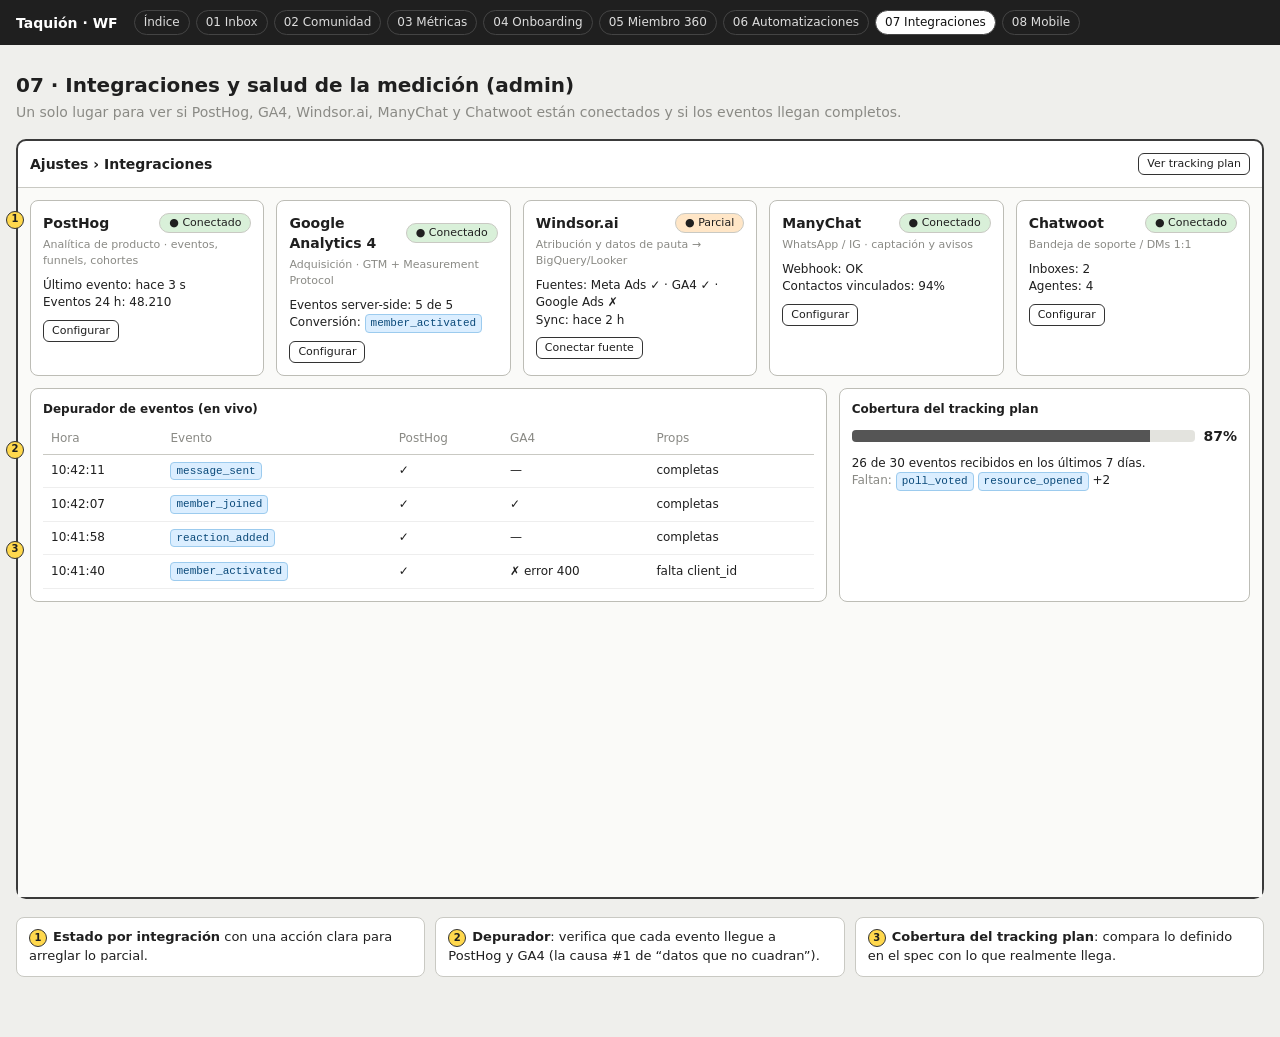
<file: taquion-comunidades/design/wireframes/07-integraciones.html>
<!doctype html><html lang="es"><head><meta charset="utf-8"><meta name="viewport" content="width=device-width,initial-scale=1"><title>WF 07 · Integraciones y salud de datos</title><link rel="stylesheet" href="wf.css"></head><body>
<nav class="top"><b>Taquión · WF</b><a href="index.html">Índice</a><a href="01-inbox.html">01 Inbox</a><a href="02-comunidad.html">02 Comunidad</a><a href="03-metricas.html">03 Métricas</a><a href="04-onboarding.html">04 Onboarding</a><a href="05-miembro.html">05 Miembro 360</a><a href="06-automatizaciones.html">06 Automatizaciones</a><a class="on" href="07-integraciones.html">07 Integraciones</a><a href="08-mobile.html">08 Mobile</a></nav>
<div class="wrap">
<h1>07 · Integraciones y salud de la medición (admin)</h1>
<p class="sub">Un solo lugar para ver si PostHog, GA4, Windsor.ai, ManyChat y Chatwoot están conectados y si los eventos llegan completos.</p>
<div class="frame tall rel" style="flex-direction:column">
  <div class="pad bd-b row between"><span class="b">Ajustes › Integraciones</span><span class="btn sm">Ver tracking plan</span></div>
  <div class="scroll grow pad" style="background:#fafaf8">
    <div class="row gap" style="flex-wrap:wrap;align-items:stretch">
      <div class="card grow" style="min-width:220px;flex:1"><div class="row between"><b>PostHog</b><span class="chip" style="background:var(--ok)">● Conectado</span></div><div class="xs mute" style="margin:4px 0 8px">Analítica de producto · eventos, funnels, cohortes</div><div class="sm">Último evento: hace 3 s<br>Eventos 24 h: 48.210</div><div class="btn sm" style="margin-top:8px">Configurar</div></div>
      <div class="card grow" style="min-width:220px;flex:1"><div class="row between"><b>Google Analytics 4</b><span class="chip" style="background:var(--ok)">● Conectado</span></div><div class="xs mute" style="margin:4px 0 8px">Adquisición · GTM + Measurement Protocol</div><div class="sm">Eventos server-side: 5 de 5<br>Conversión: <span class="evt">member_activated</span></div><div class="btn sm" style="margin-top:8px">Configurar</div></div>
      <div class="card grow" style="min-width:220px;flex:1"><div class="row between"><b>Windsor.ai</b><span class="chip" style="background:var(--warn)">● Parcial</span></div><div class="xs mute" style="margin:4px 0 8px">Atribución y datos de pauta → BigQuery/Looker</div><div class="sm">Fuentes: Meta Ads ✓ · GA4 ✓ · Google Ads ✗<br>Sync: hace 2 h</div><div class="btn sm" style="margin-top:8px">Conectar fuente</div></div>
      <div class="card grow" style="min-width:220px;flex:1"><div class="row between"><b>ManyChat</b><span class="chip" style="background:var(--ok)">● Conectado</span></div><div class="xs mute" style="margin:4px 0 8px">WhatsApp / IG · captación y avisos</div><div class="sm">Webhook: OK<br>Contactos vinculados: 94%</div><div class="btn sm" style="margin-top:8px">Configurar</div></div>
      <div class="card grow" style="min-width:220px;flex:1"><div class="row between"><b>Chatwoot</b><span class="chip" style="background:var(--ok)">● Conectado</span></div><div class="xs mute" style="margin:4px 0 8px">Bandeja de soporte / DMs 1:1</div><div class="sm">Inboxes: 2<br>Agentes: 4</div><div class="btn sm" style="margin-top:8px">Configurar</div></div>
    </div>
    <div class="row gap" style="margin-top:12px;flex-wrap:wrap;align-items:stretch">
      <div class="card" style="flex:2;min-width:380px"><div class="b sm">Depurador de eventos (en vivo)</div>
        <table class="t" style="margin-top:6px"><tr><th>Hora</th><th>Evento</th><th>PostHog</th><th>GA4</th><th>Props</th></tr>
          <tr><td>10:42:11</td><td><span class="evt">message_sent</span></td><td>✓</td><td>—</td><td>completas</td></tr>
          <tr><td>10:42:07</td><td><span class="evt">member_joined</span></td><td>✓</td><td>✓</td><td>completas</td></tr>
          <tr><td>10:41:58</td><td><span class="evt">reaction_added</span></td><td>✓</td><td>—</td><td>completas</td></tr>
          <tr><td>10:41:40</td><td><span class="evt">member_activated</span></td><td>✓</td><td>✗ error 400</td><td>falta client_id</td></tr></table></div>
      <div class="card" style="flex:1;min-width:280px"><div class="b sm">Cobertura del tracking plan</div>
        <div class="row" style="margin:8px 0"><div class="line grow" style="height:12px;background:linear-gradient(90deg,#555 87%,#e3e3de 87%)"></div><b>87%</b></div>
        <div class="sm">26 de 30 eventos recibidos en los últimos 7 días.<br><span class="mute">Faltan:</span> <span class="evt">poll_voted</span> <span class="evt">resource_opened</span> +2</div></div>
    </div>
  </div>
  <span class="pin" style="left:-12px;top:70px">1</span><span class="pin" style="left:-12px;top:300px">2</span><span class="pin" style="left:-12px;top:400px">3</span>
</div>
<div class="notes">
 <div class="note"><span class="n">1</span><b>Estado por integración</b> con una acción clara para arreglar lo parcial.</div>
 <div class="note"><span class="n">2</span><b>Depurador</b>: verifica que cada evento llegue a PostHog y GA4 (la causa #1 de “datos que no cuadran”).</div>
 <div class="note"><span class="n">3</span><b>Cobertura del tracking plan</b>: compara lo definido en el spec con lo que realmente llega.</div>
</div>
</div></body></html>
</file>
<file: taquion-comunidades/design/wireframes/wf.css>
/* Wireframes low-fi · Comunidades de Taquión · solo escala de grises + pines de medición */
:root{
  --bg:#efefec; --ink:#1f1f1f; --mute:#8a8a85; --line:#c9c9c3; --card:#fff; --ph:#e3e3de;
  --pin:#ffd84d; --evt:#dbeeff; --evt-ink:#0b4a7a; --ok:#d9f0d9; --warn:#ffe6c7;
}
*{box-sizing:border-box}
body{margin:0;background:var(--bg);color:var(--ink);font:14px/1.45 ui-sans-serif,system-ui,-apple-system,"Segoe UI",Roboto,sans-serif}
a{color:inherit}
.top{position:sticky;top:0;z-index:10;display:flex;gap:6px;flex-wrap:wrap;align-items:center;padding:10px 16px;background:#1f1f1f;color:#fff}
.top b{margin-right:10px}
.top a{color:#ddd;text-decoration:none;padding:3px 9px;border-radius:99px;font-size:12px;border:1px solid #444}
.top a:hover,.top a.on{background:#fff;color:#111}
.wrap{max-width:1280px;margin:0 auto;padding:20px 16px 60px}
h1{font-size:20px;margin:6px 0 2px} .sub{color:var(--mute);margin:0 0 16px}
.frame{display:flex;border:2px solid #3a3a3a;background:#fff;border-radius:10px;overflow:hidden;height:660px}
.frame.tall{height:760px}
.col{display:flex;flex-direction:column;min-width:0}
.pad{padding:12px}
.bd-r{border-right:1px solid var(--line)} .bd-l{border-left:1px solid var(--line)} .bd-b{border-bottom:1px solid var(--line)} .bd-t{border-top:1px solid var(--line)}
.grow{flex:1} .scroll{overflow:auto}
.row{display:flex;align-items:center;gap:8px} .gap{gap:12px}
.between{justify-content:space-between}
.mute{color:var(--mute)} .sm{font-size:12px} .xs{font-size:11px} .b{font-weight:600}
.ph{background:repeating-linear-gradient(135deg,var(--ph) 0 8px,#ececE8 8px 16px);border-radius:6px}
.av{width:32px;height:32px;border-radius:50%;background:var(--ph);border:1px solid var(--line);flex:none;display:grid;place-items:center;font-size:11px;color:var(--mute)}
.av.s{width:22px;height:22px;font-size:9px}.av.l{width:56px;height:56px;font-size:14px}
.line{height:8px;border-radius:4px;background:var(--ph)} .line.w30{width:30%}.line.w50{width:50%}.line.w70{width:70%}.line.w90{width:90%}
.btn{display:inline-block;border:1.5px solid #333;border-radius:6px;padding:5px 12px;font-size:12px;background:#fff;white-space:nowrap}
.btn.pri{background:#222;color:#fff}.btn.sm{padding:2px 8px;font-size:11px}
.chip{display:inline-block;border:1px solid var(--line);border-radius:99px;padding:1px 9px;font-size:11px;background:#fafaf8;white-space:nowrap}
.chip.on{background:#222;color:#fff;border-color:#222}
.card{border:1.5px solid #bdbdb6;border-radius:8px;background:var(--card);padding:12px}
.card.dash{border-style:dashed}
.input{border:1.5px solid #bdbdb6;border-radius:6px;padding:7px 10px;color:var(--mute);font-size:12px;background:#fff}
.tabs{display:flex;gap:2px;border-bottom:1px solid var(--line);padding:0 12px}
.tabs span{padding:9px 12px;font-size:12px;color:var(--mute)} .tabs span.on{color:#111;border-bottom:2px solid #111;font-weight:600}
.rail{width:56px;background:#2a2a2a;display:flex;flex-direction:column;align-items:center;gap:14px;padding:12px 0}
.rail i{width:28px;height:28px;border-radius:7px;background:#4a4a4a;display:block}.rail i.on{background:#fff}
.list-item{display:flex;gap:10px;padding:10px 12px;border-bottom:1px solid #ecece8}
.list-item.on{background:#f0f0ec}
.badge{background:#222;color:#fff;border-radius:99px;font-size:10px;padding:0 6px;min-width:18px;text-align:center}
.msg{display:flex;gap:8px;margin:10px 0;max-width:78%}
.bubble{background:#f1f1ed;border:1px solid #e0e0da;border-radius:10px;padding:8px 10px}
.msg.me{margin-left:auto;flex-direction:row-reverse}.msg.me .bubble{background:#e9e9e3}
.react{display:inline-flex;gap:4px;margin-top:4px}.react span{border:1px solid var(--line);border-radius:99px;padding:0 7px;font-size:11px;background:#fff}
.kpi{flex:1;min-width:150px}.kpi .n{font-size:26px;font-weight:700;margin:2px 0}
.bars{display:flex;align-items:flex-end;gap:5px;height:120px}.bars i{flex:1;background:#bdbdb6;border-radius:3px 3px 0 0;display:block}
.heat{display:grid;grid-template-columns:repeat(24,1fr);gap:2px}.heat i{aspect-ratio:1;background:#e5e5e0;border-radius:2px;display:block}
.heat i.a{background:#c8c8c0}.heat i.b{background:#9a9a92}.heat i.c{background:#5a5a54}
table.t{width:100%;border-collapse:collapse;font-size:12px}table.t th{text-align:left;color:var(--mute);font-weight:500;padding:6px 8px;border-bottom:1px solid var(--line)}table.t td{padding:7px 8px;border-bottom:1px solid #eee}
/* medición */
.evt{display:inline-block;background:var(--evt);color:var(--evt-ink);border:1px solid #9ccbee;border-radius:4px;font:11px/1.5 ui-monospace,SFMono-Regular,Menlo,monospace;padding:0 5px;white-space:nowrap}
.pin{position:absolute;width:20px;height:20px;border-radius:50%;background:var(--pin);border:1.5px solid #333;font-size:11px;font-weight:700;display:grid;place-items:center;z-index:5}
.rel{position:relative}
.notes{margin-top:18px;display:grid;grid-template-columns:repeat(auto-fit,minmax(280px,1fr));gap:10px}
.note{background:#fff;border:1px solid var(--line);border-radius:8px;padding:10px 12px;font-size:13px}
.note .n{display:inline-grid;place-items:center;width:18px;height:18px;border-radius:50%;background:var(--pin);border:1.5px solid #333;font-size:10px;font-weight:700;margin-right:6px}
.legend{display:flex;gap:14px;flex-wrap:wrap;margin:0 0 14px;font-size:12px;color:var(--mute);align-items:center}
.index-grid{display:grid;grid-template-columns:repeat(auto-fill,minmax(280px,1fr));gap:14px}
.index-grid a{text-decoration:none}.index-grid .card:hover{border-color:#222}
.phone{width:290px;height:600px;border:2px solid #333;border-radius:26px;overflow:hidden;background:#fff;display:flex;flex-direction:column;flex:none}
.phones{display:flex;gap:22px;flex-wrap:wrap;justify-content:center}
.node{border:1.5px solid #333;border-radius:8px;background:#fff;padding:8px 10px;font-size:12px;min-width:150px}
.node.trg{background:#ffe9a8}.node.act{background:#e7f1ff}.node.cnd{background:#f0e6ff}
.arrow{width:2px;height:22px;background:#333;margin:0 auto}
@media(max-width:900px){.frame{flex-direction:column;height:auto}.hide-sm{display:none}}
.frame.rel{overflow:visible}.pin{width:18px;height:18px;font-size:10px}
</file>
